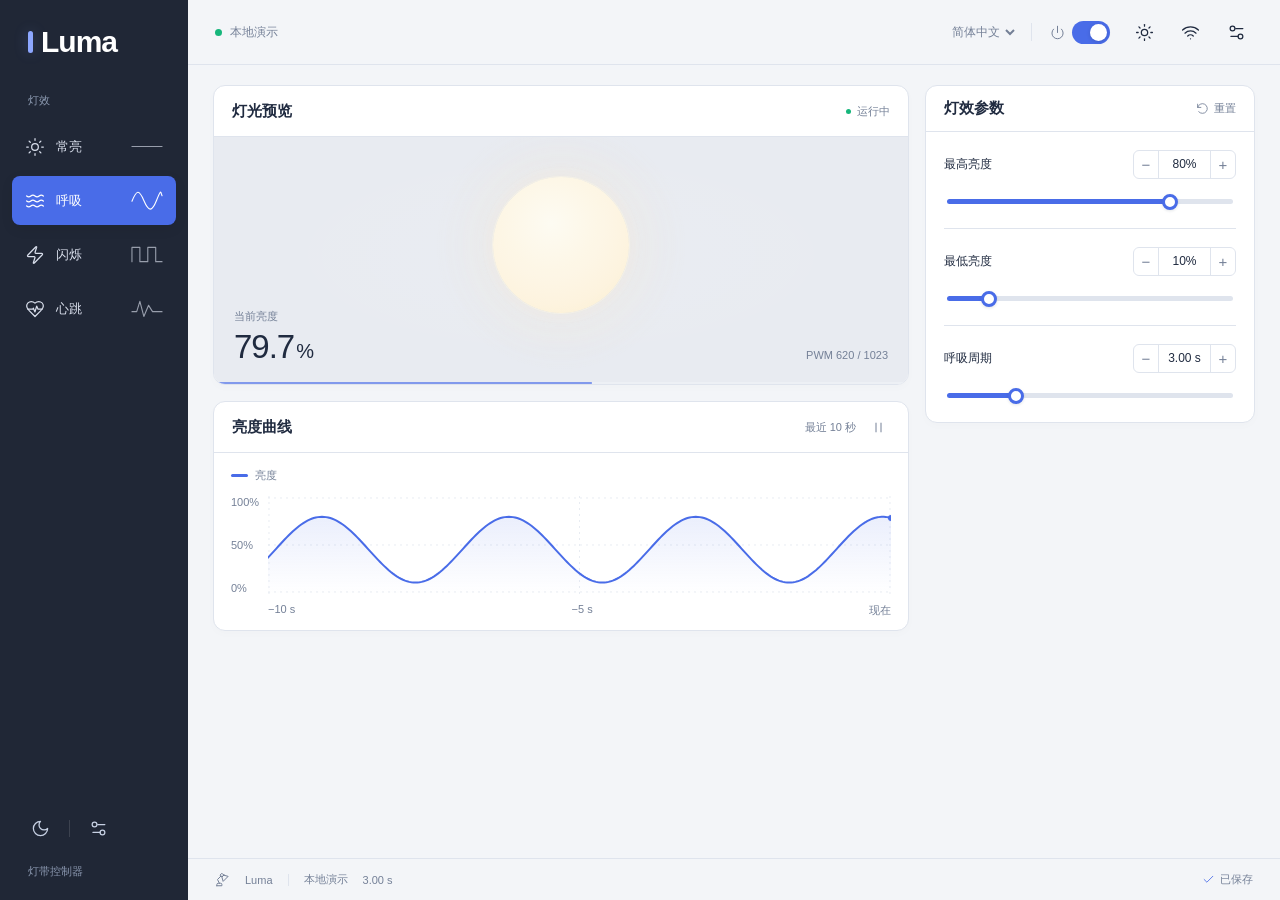
<file: html_20261113_a00bec.html>
<!doctype html>
<html lang="zh-CN" data-theme="light">
<head>
<meta charset="utf-8">
<meta name="viewport" content="width=device-width,initial-scale=1">
<meta name="color-scheme" content="light dark">
<meta name="description" content="Luma 灯光控制 · 独立交互演示">
<title>Luma · 灯光控制</title>
<link rel="icon" href="data:image/svg+xml,%3Csvg xmlns='http://www.w3.org/2000/svg' viewBox='0 0 40 40'%3E%3Crect width='40' height='40' rx='12' fill='%23496ce8'/%3E%3Cpath d='M13 10v19h16' fill='none' stroke='white' stroke-width='4' stroke-linecap='round'/%3E%3C/svg%3E">
<style>
/* Self-contained visual demo. No firmware, device API, remote font, or library. */
:root{font-family:"Segoe UI Variable Text","Segoe UI","PingFang SC","Microsoft YaHei",sans-serif;font-size:14px;color-scheme:light;--bg:#f3f5f8;--surface:#fff;--inset:#edf0f5;--stage:#e8ebf1;--text:#202b40;--muted:#748097;--line:#dfe4ed;--accent:#496ce8;--accent-hover:#3658d4;--accent-wash:#496ce80d;--rail:#202736;--rail-text:#d8deeb;--green:#16b67b;--shadow:0 3px 10px #26385804;--curve-fill:#496ce824;--motion:1;--ease:cubic-bezier(.2,.8,.2,1)}
html[data-theme=dark]{color-scheme:dark;--bg:#151b26;--surface:#202837;--inset:#293244;--stage:#1a2332;--text:#edf1fa;--muted:#9ba8bd;--line:#344055;--accent:#8da7ff;--accent-hover:#a7baff;--accent-wash:#8da7ff12;--rail:#101620;--rail-text:#d3ddec;--green:#54d9a5;--shadow:0 3px 10px #00000009;--curve-fill:#8da7ff29}
*{box-sizing:border-box}body{margin:0;min-width:0;background:var(--bg);color:var(--text);font-size:14px;-webkit-tap-highlight-color:transparent}button,input,select{font:inherit}button{color:inherit;border:0;background:none;cursor:pointer;touch-action:manipulation}button:disabled{opacity:.4;cursor:default}button,input,select{outline-offset:4px}button:focus-visible,input:focus-visible,select:focus-visible,canvas:focus-visible{outline:2px solid var(--accent)}button,select,input{min-width:0}h1,h2,h3,p{margin:0}h1{font-size:26px;line-height:1.3;font-weight:650;letter-spacing:-.6px}h2{font-size:15px;font-weight:600}h3{font-size:13px;font-weight:550}svg.icon{display:block;width:20px;height:20px;fill:none;stroke:currentColor;stroke-width:1.6;stroke-linecap:round;stroke-linejoin:round;flex-shrink:0}[hidden]{display:none!important}button,.card,input,select,body{transition:background .23s,color .23s,border-color .23s,box-shadow .23s}button:active:not(:disabled){transform:scale(.97)}
.app{display:grid;grid-template-columns:188px minmax(0,1fr);min-height:100dvh;max-width:1720px;margin:auto}.rail{background:var(--rail);color:var(--rail-text);padding:27px 12px 21px;display:flex;flex-direction:column;min-height:100dvh}.brand{font-size:30px;font-weight:650;letter-spacing:-1px;color:white;line-height:1;margin:0 16px 36px;display:flex;align-items:center;gap:8px}.brand i{display:block;width:5px;height:22px;border-radius:3px;background:#8da7ff;box-shadow:0 0 14px #8da7ff40}.rail-label{font-size:11px;color:#8d9bb2;margin:0 16px 14px}.mode-list{position:relative;display:grid;gap:5px;isolation:isolate}.mode-marker{position:absolute;z-index:-1;background:#496ce8;left:0;top:0;width:100%;height:49px;border-radius:8px;box-shadow:0 4px 13px #00000012;transition:transform .4s var(--ease),width .3s var(--ease),height .3s var(--ease),opacity .2s;pointer-events:none}.mode{display:flex;align-items:center;gap:11px;position:relative;min-height:49px;padding:10px 13px;border-radius:8px;text-align:left;color:var(--rail-text);background:transparent}.mode:hover:not([aria-pressed=true]){background:#ffffff08}.mode[aria-pressed=true]{color:#fff}.mode .mode-label{flex:1;font-size:13px;white-space:nowrap}.mode .icon{width:20px;height:20px;stroke-width:1.5}.signature{width:32px;height:19px;fill:none;stroke:currentColor;stroke-width:1.4;stroke-linecap:round;stroke-linejoin:round;opacity:.65}.mode[aria-pressed=true] .signature{opacity:1}.rail-bottom{margin-top:auto;padding-top:38px}.rail-actions{display:flex;align-items:center;gap:12px;padding:0 12px 19px}.rail-actions .icon-button{color:#c6d0e3}.rail-divider{width:1px;height:17px;background:#ffffff20}.rail-caption{font-size:11px;color:#8996ae;padding-left:16px}.main{min-width:0;display:flex;flex-direction:column}.topbar{height:65px;flex-shrink:0;display:flex;align-items:center;justify-content:space-between;gap:16px;padding:0 27px;border-bottom:1px solid var(--line)}.mobile-brand{display:none}.connection-badge{display:flex;align-items:center;gap:8px;font-size:12px;color:var(--muted)}.dot{width:7px;height:7px;border-radius:50%;background:var(--green);position:relative;flex-shrink:0}.dot::after{content:"";position:absolute;inset:-4px;border:1px solid currentColor;border-radius:50%;color:var(--green);opacity:0;animation:status-pulse 4s ease-out 1.3s infinite}.top-actions{display:flex;align-items:center;gap:13px}.top-divider{width:1px;height:18px;background:var(--line)}.icon-button{width:33px;height:33px;display:grid;place-items:center;border-radius:8px;position:relative}.icon-button:hover{background:var(--accent-wash);color:var(--accent)}.icon-button[aria-expanded=true]{background:var(--accent-wash);color:var(--accent)}.icon-button .icon{width:19px;height:19px}.language-select{border:0;color:var(--muted);background:transparent;font-size:12px;padding:5px 2px;cursor:pointer}.popover-wrap{position:relative}.theme-menu{position:absolute;z-index:20;top:43px;right:0;width:155px;background:var(--surface);padding:5px;border:1px solid var(--line);border-radius:11px;box-shadow:0 12px 40px #16244b20;transform-origin:top right;animation:menu-in .2s var(--ease)}.theme-menu button{display:flex;align-items:center;gap:10px;width:100%;padding:10px;border-radius:7px;font-size:12px;text-align:left}.theme-menu button:hover{background:var(--inset)}.theme-menu button[aria-checked=true]{color:var(--accent);background:var(--accent-wash)}.theme-menu .icon{width:16px;height:16px}.menu-check{margin-left:auto;font-size:13px;opacity:0}.theme-menu [aria-checked=true] .menu-check{opacity:1}
.content{padding:20px 25px 22px;flex:1;min-width:0}.page-heading{display:flex;align-items:center;justify-content:space-between;gap:16px;margin:0 1px 20px;min-height:37px}.heading-left{display:flex;align-items:center;gap:18px}.save-badge{font-size:11px;color:var(--muted);display:flex;align-items:center;gap:6px;min-width:60px}.save-badge .icon{width:14px;height:14px;color:var(--accent)}.save-badge[data-state=saving] .icon{animation:spin 1s linear infinite}.power{display:flex;align-items:center;gap:10px;font-size:12px;padding:7px 0 7px 10px;border-radius:18px}.power .icon{width:15px;height:15px;color:var(--muted)}.toggle-track{display:block;width:38px;height:23px;border-radius:20px;background:var(--line);position:relative;transition:background .25s}.toggle-track::after{content:"";position:absolute;left:3px;top:3px;width:17px;height:17px;border-radius:50%;background:#fff;box-shadow:0 1px 4px #0002;transition:transform .3s var(--ease)}.power[aria-pressed=true] .toggle-track{background:var(--accent)}.power[aria-pressed=true] .toggle-track::after{transform:translateX(15px)}.workspace{display:grid;grid-template-columns:minmax(0,1fr) 330px;gap:16px;align-items:start}.card{min-width:0;border:1px solid var(--line);background:var(--surface);border-radius:12px;box-shadow:var(--shadow);overflow:hidden}.card-heading{min-height:51px;padding:0 18px;display:flex;justify-content:space-between;align-items:center;gap:12px;border-bottom:1px solid var(--line)}.small-status{display:flex;align-items:center;gap:6px;font-size:11px;color:var(--muted)}.small-status .dot{width:5px;height:5px}.small-status .dot::after{display:none}.preview-card{display:flex;flex-direction:column}.preview-card{grid-column:1;grid-row:1;height:300px}.history-card{grid-column:1;grid-row:2;height:230px}.light-stage{flex:1;min-height:0;height:245px;position:relative;isolation:isolate;overflow:hidden;background:radial-gradient(ellipse at 50% 48%,#ffffff15,transparent 70%),var(--stage)}.light-assembly{position:absolute;left:50%;top:44%;width:136px;height:136px;transform:translate(-50%,-50%)}.aperture-base{position:absolute;inset:0;border-radius:50%;background:radial-gradient(circle at 44% 34%,#dde1e8,#d5dbe4 80%);box-shadow:inset 0 0 20px #cbd1dc33;transition:background .3s}.ambient{position:absolute;inset:-62px;border-radius:50%;background:radial-gradient(circle,rgba(255,218,157,.39),rgba(255,225,180,.1) 43%,transparent 69%);opacity:0;will-change:opacity}.aperture-light{position:absolute;inset:0;border-radius:50%;background:radial-gradient(circle at 43% 34%,#fffdf3,#fff5de 70%,#fff0cd);opacity:0;will-change:opacity}.aperture-edge{position:absolute;inset:-1px;border:1px solid #fff8e58c;border-radius:50%;box-shadow:0 0 20px #fff1c72e;opacity:0;will-change:opacity}html[data-theme=dark] .aperture-base{background:radial-gradient(circle at 44% 34%,#333c4c,#273143 80%);box-shadow:none}html[data-theme=dark] .ambient{background:radial-gradient(circle,rgba(255,218,157,.29),rgba(255,225,180,.07) 43%,transparent 69%)}.preview-values{position:absolute;left:20px;right:20px;bottom:19px;display:flex;align-items:flex-end;justify-content:space-between;gap:8px}.value-label{font-size:11px;color:var(--muted);display:block;margin-bottom:6px}.current-value{font-size:33px;font-weight:450;letter-spacing:-1px;font-variant-numeric:tabular-nums;line-height:1}.current-value small{font-size:20px;letter-spacing:0;margin-left:2px}.raw-value{font-size:11px;color:var(--muted);font-variant-numeric:tabular-nums;padding-bottom:2px;white-space:nowrap}.preview-progress{height:2px;background:var(--inset);overflow:hidden}.preview-progress i{display:block;height:100%;width:100%;background:var(--accent);transform:scaleX(0);transform-origin:left;will-change:transform;opacity:.65}.preview-state.paused .dot{background:var(--muted)}
.history-card{display:flex;flex-direction:column}.chart-actions{display:flex;align-items:center;gap:9px;color:var(--muted);font-size:11px}.chart-actions .icon-button{width:25px;height:25px}.chart-actions .icon{width:15px;height:15px}.chart-body{padding:15px 17px 12px;flex:1;display:flex;flex-direction:column;min-height:0}.legend{font-size:11px;color:var(--muted);display:flex;align-items:center;gap:7px;margin-bottom:13px}.legend i{width:17px;height:3px;background:var(--accent);border-radius:3px}.graph{position:relative;flex:1;height:168px;min-height:90px;padding-left:37px}.graph-scale{position:absolute;inset:0 auto 0 0;display:flex;flex-direction:column;justify-content:space-between;font-size:11px;color:var(--muted)}.graph canvas{position:absolute;left:37px;top:0;display:block;width:calc(100% - 37px);height:100%}.graph-times{display:flex;justify-content:space-between;margin:9px 0 0 37px;font-size:11px;color:var(--muted);font-variant-numeric:tabular-nums}.graph-cursor-label{font-size:11px;padding:4px 7px;border-radius:5px;background:var(--surface);border:1px solid var(--line);position:absolute;pointer-events:none;top:0;color:var(--accent);opacity:0;transition:opacity .15s;white-space:nowrap}.graph:hover .graph-cursor-label.visible{opacity:1}
.parameters-card{grid-column:2;grid-row:1/3}.parameter-heading{min-height:46px}.parameter-heading .reset{font-size:11px;color:var(--muted);display:flex;align-items:center;gap:5px;padding:6px 0 6px 8px}.parameter-heading .reset .icon{width:13px;height:13px}.reset:hover{color:var(--accent)}.parameter-grid{display:grid;grid-template-columns:minmax(0,1fr);padding:0 18px;min-height:111px;align-items:center}.parameter{min-width:0;padding:18px 0 16px;border-top:1px solid var(--line)}.parameter:first-child{border-top:0}.parameter-top{display:flex;align-items:center;justify-content:space-between;gap:10px;margin-bottom:20px}.parameter-top label{font-size:12px;white-space:nowrap}.stepper{display:flex;align-items:center;border:1px solid var(--line);border-radius:6px;overflow:hidden;flex-shrink:0;background:var(--surface)}.stepper button{width:24px;height:27px;color:var(--muted);font-size:15px;display:grid;place-items:center}.stepper button:hover{background:var(--inset);color:var(--accent)}.stepper output{font-size:12px;font-variant-numeric:tabular-nums;min-width:53px;text-align:center;border-left:1px solid var(--line);border-right:1px solid var(--line);line-height:27px;padding:0 4px}.range-wrap{position:relative;padding:0 3px}input[type=range]{appearance:none;display:block;width:100%;height:5px;margin:9px 0 8px;border-radius:6px;background:linear-gradient(90deg,var(--accent) var(--fill),var(--line) var(--fill));cursor:pointer;touch-action:pan-y}input[type=range]::-webkit-slider-thumb{appearance:none;width:16px;height:16px;background:var(--surface);border:3px solid var(--accent);border-radius:50%;box-shadow:0 1px 3px #27324c22;transition:box-shadow .2s,transform .2s}input[type=range]:hover::-webkit-slider-thumb,input[type=range]:active::-webkit-slider-thumb{box-shadow:0 0 0 5px var(--accent-wash);transform:scale(1.07)}input[type=range]::-moz-range-thumb{width:12px;height:12px;background:var(--surface);border:3px solid var(--accent);border-radius:50%}.range-tip{position:absolute;bottom:19px;left:var(--fill);transform:translateX(-50%) translateY(4px);background:var(--text);color:var(--surface);border-radius:5px;padding:4px 6px;opacity:0;pointer-events:none;font-size:11px;transition:opacity .15s,transform .15s;white-space:nowrap}.range-wrap:focus-within .range-tip,.range-wrap:active .range-tip{opacity:1;transform:translateX(-50%) translateY(0)}.parameter-grid.single{grid-template-columns:minmax(0,1fr)}.parameter-grid.two{grid-template-columns:minmax(0,1fr)}.parameter-grid.four{grid-template-columns:minmax(0,1fr)}.parameter-grid.four .parameter{padding:18px 0 16px}.parameter-grid.four .stepper output{min-width:43px}.parameter-grid.four .parameter-top{gap:8px}.parameter-grid.four .stepper button{width:20px}
.footer{border-top:1px solid var(--line);padding:13px 27px;display:flex;align-items:center;justify-content:space-between;color:var(--muted);font-size:11px;gap:10px}.footer-left{display:flex;align-items:center;gap:15px}.footer-left .icon{width:15px;height:15px}.footer-separator{height:12px;width:1px;background:var(--line)}.footer-state{display:flex;align-items:center;gap:5px}.footer-state .icon{width:13px;height:13px;color:var(--accent)}
dialog{margin:auto;border:1px solid var(--line);padding:0;background:var(--surface);color:var(--text);border-radius:15px;width:min(410px,calc(100% - 32px));box-shadow:0 25px 100px #14203e35;overflow:visible}dialog::backdrop{background:#14203e50;backdrop-filter:blur(5px)}dialog[open]{animation:dialog-in .25s var(--ease)}dialog.closing{animation:dialog-out .16s ease-in forwards}dialog .dialog-heading{display:flex;align-items:center;justify-content:space-between;padding:19px 22px 15px;border-bottom:1px solid var(--line)}.dialog-heading h2{font-size:17px}.dialog-body{padding:5px 22px 20px}.setting{display:flex;align-items:center;justify-content:space-between;gap:18px;min-height:57px;border-bottom:1px solid var(--line);font-size:12px}.setting:last-child{border-bottom:0}.setting select{border:1px solid var(--line);border-radius:6px;background:var(--inset);color:var(--text);padding:7px 9px;font-size:12px}.check-switch{appearance:none;width:35px;height:21px;background:var(--line);border-radius:12px;position:relative;cursor:pointer;flex-shrink:0;transition:background .2s}.check-switch::after{content:"";position:absolute;top:3px;left:3px;width:15px;height:15px;border-radius:50%;background:white;box-shadow:0 1px 3px #0001;transition:transform .25s var(--ease)}.check-switch:checked{background:var(--accent)}.check-switch:checked::after{transform:translateX(14px)}.dialog-actions{padding-top:17px;display:flex;justify-content:flex-end;gap:10px}.secondary-button{border:1px solid var(--line);border-radius:7px;padding:9px 12px;font-size:12px;color:var(--muted)}.secondary-button:hover{background:var(--inset)}.primary-button{background:var(--accent);color:#fff;min-height:35px;display:flex;justify-content:center;align-items:center;gap:7px;border-radius:7px;padding:8px 13px;font-size:12px;white-space:nowrap}.primary-button:hover{background:var(--accent-hover)}html[data-theme=dark] .primary-button{color:#182445}.device-row{display:flex;justify-content:space-between;gap:16px;font-size:12px;padding:17px 0;border-bottom:1px solid var(--line)}.device-row:last-child{border:0}.device-row span:first-child{color:var(--muted)}.toast{position:fixed;left:50%;bottom:25px;transform:translateX(-50%);border:1px solid var(--line);box-shadow:0 8px 30px #182a4820;border-radius:10px;background:var(--surface);color:var(--text);padding:11px 16px;font-size:12px;z-index:100;display:flex;align-items:center;gap:9px;animation:toast-in .25s var(--ease);max-width:calc(100% - 32px);white-space:nowrap}.toast .icon{width:16px;height:16px;color:var(--accent)}.toast.leaving{animation:toast-out .2s ease-in forwards}
@keyframes status-pulse{0%,80%{opacity:0;transform:scale(.5)}82%{opacity:.3}100%{opacity:0;transform:scale(1.5)}}@keyframes spin{to{transform:rotate(360deg)}}@keyframes menu-in{from{opacity:0;transform:translateY(-5px) scale(.96)}to{opacity:1;transform:none}}@keyframes dialog-in{from{opacity:0;transform:translateY(12px) scale(.97)}to{opacity:1;transform:none}}@keyframes dialog-out{to{opacity:0;transform:translateY(6px) scale(.98)}}@keyframes toast-in{from{opacity:0;translate:0 8px}to{opacity:1;translate:0 0}}@keyframes toast-out{to{opacity:0;translate:0 6px}}@keyframes entrance{from{opacity:0;transform:translateY(7px)}to{opacity:1;transform:none}}.content{animation:entrance .45s var(--ease)}
@media(min-width:1450px){.app{grid-template-columns:202px minmax(0,1fr)}.content{padding:28px 32px}.topbar{padding:0 33px}.light-stage{height:300px}.light-assembly{width:153px;height:153px}.graph{height:220px}.card-heading{min-height:55px}.parameter-grid{padding:0 18px}.parameter{padding:20px 0 18px}.page-heading{margin-bottom:24px}.footer{padding:15px 33px}}
@media(max-width:1100px) and (min-width:761px){.app{grid-template-columns:163px minmax(0,1fr)}.rail{padding-left:9px;padding-right:9px}.mode{padding:10px;gap:9px}.mode .signature{width:25px}.mode .mode-label{font-size:12px}.brand{font-size:27px;margin-left:12px}.content{padding:22px 18px}.topbar{padding:0 20px}.workspace{gap:12px;grid-template-columns:minmax(0,1fr) minmax(0,1.1fr)}.parameter{padding:0 14px}.parameter-top{flex-wrap:wrap;gap:12px;margin-bottom:18px}.parameter-grid.four{grid-template-columns:minmax(0,1fr);gap:0}.parameter-grid.four .parameter:nth-child(3){border-left:0}.light-assembly{width:122px;height:122px}.raw-value{font-size:11px}.preview-values{left:16px;right:16px}.graph{padding-left:34px}.chart-actions{gap:5px}.card-heading{padding-left:15px;padding-right:15px}.card-heading h2{font-size:14px}}
@media(max-width:760px){.app{display:flex;flex-direction:column;min-height:100dvh}.rail,.main,.content,.workspace{display:contents}.rail>.brand,.rail-label,.rail-bottom{display:none}.topbar{order:0;height:58px;padding:0 17px;background:var(--rail);color:var(--rail-text);border-bottom:0;gap:8px}.mobile-brand{display:block;margin:0;font-size:25px;font-weight:650;letter-spacing:-.7px;color:white}.connection-badge{font-size:11px;margin-left:auto;color:#b9c6dc}.connection-badge .dot{width:6px;height:6px}.top-actions{gap:5px;margin-left:6px}.top-actions .top-divider,.language-select{display:none}.top-actions .icon-button{width:29px;height:32px;color:#d3ddec}.top-actions .icon-button:hover{background:#ffffff12;color:#fff}.top-actions .icon-button .icon{width:18px;height:18px}.theme-menu{right:-30px;color:var(--text)}.page-heading{order:1;margin:17px 16px 14px;min-height:33px}.heading-left{gap:12px}h1{font-size:24px}.save-badge{font-size:11px;gap:4px;min-width:auto}.save-badge .icon{width:13px;height:13px}.power{font-size:11px;gap:7px;padding:5px 0}.power>.icon{display:none}.toggle-track{width:34px;height:21px}.toggle-track::after{width:15px;height:15px}.power[aria-pressed=true] .toggle-track::after{transform:translateX(13px)}.mode-list{order:2;background:var(--rail);color:var(--rail-text);padding:7px;grid-template-columns:repeat(4,minmax(0,1fr));gap:4px;margin:14px 14px 12px;border-radius:11px}.mode{min-height:57px;padding:8px 2px;flex-direction:column;justify-content:center;gap:6px;text-align:center}.mode .mode-label{flex:0;font-size:11px}.mode .icon{width:19px;height:19px}.mode .signature{display:none}.mode-marker{width:25%;height:57px;border-radius:7px}.preview-card,.history-card{height:auto}.preview-card{order:3;margin:0 14px 12px;border-radius:10px}.card-heading{min-height:42px;padding:0 14px}.card-heading h2{font-size:14px}.small-status{font-size:11px}.light-stage{flex:none;height:183px}.light-assembly{width:87px;height:87px;top:40%}.ambient{inset:-40px}.preview-values{left:15px;right:15px;bottom:15px}.value-label{font-size:11px;margin-bottom:5px}.current-value{font-size:29px}.current-value small{font-size:18px}.raw-value{font-size:11px}.parameters-card{order:5;margin:0 14px 12px;border-radius:10px}.parameter-heading{min-height:42px}.parameter-grid,.parameter-grid.two,.parameter-grid.single,.parameter-grid.four{display:grid;grid-template-columns:minmax(0,1fr);padding:0 14px;gap:0;min-height:0}.parameter,.parameter-grid.four .parameter{padding:14px 0 13px;border-left:0;border-top:1px solid var(--line)}.parameter:first-child{border-top:0}.parameter-top{margin-bottom:10px;gap:8px;flex-wrap:nowrap}.parameter-top label{font-size:12px}.stepper button,.parameter-grid.four .stepper button{width:25px;height:25px}.stepper output,.parameter-grid.four .stepper output{font-size:12px;line-height:25px;min-width:58px}.range-wrap{padding:0 2px}input[type=range]{height:4px;margin:8px 0 4px}input[type=range]::-webkit-slider-thumb{width:15px;height:15px}.history-card{order:4;margin:0 14px 15px;border-radius:10px}.chart-body{padding:12px 14px 12px}.legend{margin-bottom:9px;font-size:11px}.graph{height:121px;min-height:121px;flex:none;padding-left:34px}.graph canvas{left:34px;width:calc(100% - 34px)}.graph-times{margin-left:34px;font-size:11px}.chart-actions{font-size:11px;gap:5px}.footer{order:6;margin-top:auto;padding:13px 17px;font-size:11px;gap:8px}.footer-left{gap:9px}.footer-left .icon{width:13px;height:13px}.footer-extra{display:none}.toast{bottom:17px}.card{box-shadow:none}}
@media(max-width:359px){.topbar{padding:0 13px}.connection-badge{gap:5px}.connection-badge span:last-child{max-width:55px;white-space:nowrap}.top-actions{gap:2px}.save-badge{display:none}.raw-value{font-size:11px}.preview-values{left:12px;right:12px}.current-value{font-size:27px}.footer-left{gap:6px}}
@media(prefers-reduced-motion:reduce){*,*::before,*::after{animation-duration:.01ms!important;animation-iteration-count:1!important;transition-duration:.01ms!important;scroll-behavior:auto!important}}html[data-motion=reduce] *,html[data-motion=reduce] *::before,html[data-motion=reduce] *::after{animation-duration:.01ms!important;animation-iteration-count:1!important;transition-duration:.01ms!important}
.top-actions .power{padding:4px 5px;gap:7px}.top-actions .power .toggle-track{margin:0}@media(max-width:760px){.top-actions .power{padding:3px 2px;gap:4px}.top-actions .power>.icon{display:block;width:13px;height:13px}.top-actions .power .toggle-track{width:31px;height:20px}.top-actions .power .toggle-track:after{width:14px;height:14px}.top-actions .power[aria-pressed=true] .toggle-track:after{transform:translateX(11px)}.connection-badge{gap:5px}.top-actions{gap:3px}}@media(max-width:359px){.connection-badge span{display:none}}
@media(min-width:761px) and (max-width:1100px){.workspace{grid-template-columns:minmax(0,1fr) 285px}.parameter-top{flex-wrap:nowrap}.parameter{padding:18px 0 16px}}
</style>
</head>
<body>
<svg style="display:none" xmlns="http://www.w3.org/2000/svg" aria-hidden="true">
<symbol id="i-sun" viewBox="0 0 24 24"><!-- lucide-static 0.468.0, ISC -->
  <circle cx="12" cy="12" r="4" />
  <path d="M12 2v2" />
  <path d="M12 20v2" />
  <path d="m4.93 4.93 1.41 1.41" />
  <path d="m17.66 17.66 1.41 1.41" />
  <path d="M2 12h2" />
  <path d="M20 12h2" />
  <path d="m6.34 17.66-1.41 1.41" />
  <path d="m19.07 4.93-1.41 1.41" />
</symbol>
<symbol id="i-wave" viewBox="0 0 24 24"><!-- lucide-static 0.468.0, ISC -->
  <path d="M2 6c.6.5 1.2 1 2.5 1C7 7 7 5 9.5 5c2.6 0 2.4 2 5 2 2.5 0 2.5-2 5-2 1.3 0 1.9.5 2.5 1" />
  <path d="M2 12c.6.5 1.2 1 2.5 1 2.5 0 2.5-2 5-2 2.6 0 2.4 2 5 2 2.5 0 2.5-2 5-2 1.3 0 1.9.5 2.5 1" />
  <path d="M2 18c.6.5 1.2 1 2.5 1 2.5 0 2.5-2 5-2 2.6 0 2.4 2 5 2 2.5 0 2.5-2 5-2 1.3 0 1.9.5 2.5 1" />
</symbol>
<symbol id="i-flash" viewBox="0 0 24 24"><!-- lucide-static 0.468.0, ISC -->
  <path d="M4 14a1 1 0 0 1-.78-1.63l9.9-10.2a.5.5 0 0 1 .86.46l-1.92 6.02A1 1 0 0 0 13 10h7a1 1 0 0 1 .78 1.63l-9.9 10.2a.5.5 0 0 1-.86-.46l1.92-6.02A1 1 0 0 0 11 14z" />
</symbol>
<symbol id="i-heart" viewBox="0 0 24 24"><!-- lucide-static 0.468.0, ISC -->
  <path d="M19 14c1.49-1.46 3-3.21 3-5.5A5.5 5.5 0 0 0 16.5 3c-1.76 0-3 .5-4.5 2-1.5-1.5-2.74-2-4.5-2A5.5 5.5 0 0 0 2 8.5c0 2.3 1.5 4.05 3 5.5l7 7Z" />
  <path d="M3.22 12H9.5l.5-1 2 4.5 2-7 1.5 3.5h5.27" />
</symbol>
<symbol id="i-settings" viewBox="0 0 24 24"><!-- lucide-static 0.468.0, ISC -->
  <path d="M20 7h-9" />
  <path d="M14 17H5" />
  <circle cx="17" cy="17" r="3" />
  <circle cx="7" cy="7" r="3" />
</symbol>
<symbol id="i-moon" viewBox="0 0 24 24"><!-- lucide-static 0.468.0, ISC -->
  <path d="M12 3a6 6 0 0 0 9 9 9 9 0 1 1-9-9Z" />
</symbol>
<symbol id="i-monitor" viewBox="0 0 24 24"><!-- lucide-static 0.468.0, ISC -->
  <rect width="20" height="14" x="2" y="3" rx="2" />
  <line x1="8" x2="16" y1="21" y2="21" />
  <line x1="12" x2="12" y1="17" y2="21" />
</symbol>
<symbol id="i-wifi" viewBox="0 0 24 24"><!-- lucide-static 0.468.0, ISC -->
  <path d="M12 20h.01" />
  <path d="M2 8.82a15 15 0 0 1 20 0" />
  <path d="M5 12.859a10 10 0 0 1 14 0" />
  <path d="M8.5 16.429a5 5 0 0 1 7 0" />
</symbol>
<symbol id="i-check" viewBox="0 0 24 24"><!-- lucide-static 0.468.0, ISC -->
  <path d="M20 6 9 17l-5-5" />
</symbol>
<symbol id="i-check-circle" viewBox="0 0 24 24"><!-- lucide-static 0.468.0, ISC -->
  <path d="M20 6 9 17l-5-5" />
</symbol>
<symbol id="i-power" viewBox="0 0 24 24"><!-- lucide-static 0.468.0, ISC -->
  <path d="M12 2v10" />
  <path d="M18.4 6.6a9 9 0 1 1-12.77.04" />
</symbol>
<symbol id="i-pause" viewBox="0 0 24 24"><path d="M8 5v14M16 5v14"/></symbol>
<symbol id="i-play" viewBox="0 0 24 24"><!-- lucide-static 0.468.0, ISC -->
  <polygon points="6 3 20 12 6 21 6 3" />
</symbol>
<symbol id="i-reset" viewBox="0 0 24 24"><path d="M3 10a9 9 0 1 1 2 8M3 4v6h6"/></symbol>
<symbol id="i-close" viewBox="0 0 24 24"><!-- lucide-static 0.468.0, ISC -->
  <path d="M18 6 6 18" />
  <path d="m6 6 12 12" />
</symbol>
<symbol id="i-lamp" viewBox="0 0 24 24"><!-- lucide-static 0.468.0, ISC -->
  <path d="m14 5-3 3 2 7 8-8-7-2Z" />
  <path d="m14 5-3 3-3-3 3-3 3 3Z" />
  <path d="M9.5 6.5 4 12l3 6" />
  <path d="M3 22v-2c0-1.1.9-2 2-2h4a2 2 0 0 1 2 2v2H3Z" />
</symbol>
</svg>
<div class="app">
<aside class="rail"><div class="brand"><i></i>Luma</div><p class="rail-label" data-i18n="effects">灯效</p><nav class="mode-list" id="modeList" aria-label="灯效"><span class="mode-marker" id="modeMarker"></span></nav><div class="rail-bottom"><div class="rail-actions"><button class="icon-button" id="railTheme" aria-label="切换明暗主题"><svg class="icon"><use href="#i-moon"/></svg></button><span class="rail-divider"></span><button class="icon-button" data-open="settingsDialog" aria-label="设置"><svg class="icon"><use href="#i-settings"/></svg></button></div><p class="rail-caption" data-i18n="controller">灯带控制器</p></div></aside>
<main class="main"><header class="topbar"><div class="mobile-brand">Luma</div><div class="connection-badge"><i class="dot"></i><span data-i18n="localDemo">本地演示</span></div><div class="top-actions"><select class="language-select" id="language" aria-label="语言"><option value="zh">简体中文</option><option value="en">English</option></select><span class="top-divider"></span><button class="power" id="power" aria-pressed="true" aria-label="电源"><svg class="icon"><use href="#i-power"/></svg><i class="toggle-track" aria-hidden="true"></i></button><div class="popover-wrap"><button class="icon-button" id="themeButton" aria-label="主题" aria-expanded="false" aria-controls="themeMenu" title="主题"><svg class="icon"><use href="#i-sun"/></svg></button><div class="theme-menu" id="themeMenu" role="menu" aria-label="主题" hidden><button role="menuitemradio" data-theme-choice="light" aria-checked="true"><svg class="icon"><use href="#i-sun"/></svg><span data-i18n="light">浅色</span><span class="menu-check">✓</span></button><button role="menuitemradio" data-theme-choice="dark" aria-checked="false"><svg class="icon"><use href="#i-moon"/></svg><span data-i18n="dark">深色</span><span class="menu-check">✓</span></button><button role="menuitemradio" data-theme-choice="system" aria-checked="false"><svg class="icon"><use href="#i-monitor"/></svg><span data-i18n="system">跟随系统</span><span class="menu-check">✓</span></button></div></div><button class="icon-button" data-open="deviceDialog" aria-label="设备状态" title="设备状态"><svg class="icon"><use href="#i-wifi"/></svg></button><button class="icon-button" data-open="settingsDialog" aria-label="设置" title="设置"><svg class="icon"><use href="#i-settings"/></svg></button></div></header>
<div class="content"><div class="workspace">
<section class="card preview-card" aria-labelledby="previewHeading"><div class="card-heading"><h2 id="previewHeading" data-i18n="preview">灯光预览</h2><span class="small-status preview-state" id="previewState"><i class="dot"></i><span id="previewStatusText">运行中</span></span></div><div class="light-stage" id="lightStage"><div class="light-assembly" aria-hidden="true"><div class="ambient" id="ambient"></div><div class="aperture-base"></div><div class="aperture-light" id="emitter"></div><div class="aperture-edge" id="emitterEdge"></div></div><div class="preview-values"><div><span class="value-label" data-i18n="current">当前亮度</span><span class="current-value"><span id="levelValue">0.0</span><small>%</small></span></div><span class="raw-value" id="rawValue">PWM 0 / 1023</span></div></div><div class="preview-progress" aria-hidden="true"><i id="phaseProgress"></i></div></section>
<section class="card history-card" aria-labelledby="historyHeading"><div class="card-heading"><h2 id="historyHeading" data-i18n="curve">亮度曲线</h2><div class="chart-actions"><span data-i18n="lastTen">最近 10 秒</span><button class="icon-button" id="pauseButton" aria-label="暂停预览" aria-pressed="false" title="暂停预览"><svg class="icon"><use href="#i-pause"/></svg></button></div></div><div class="chart-body"><div class="legend"><i></i><span data-i18n="brightness">亮度</span></div><div class="graph" id="graphWrap"><div class="graph-scale" aria-hidden="true"><span>100%</span><span>50%</span><span>0%</span></div><canvas id="historyCanvas" role="img" aria-label="实时亮度曲线"></canvas><span class="graph-cursor-label" id="cursorLabel"></span></div><div class="graph-times"><span>−10 s</span><span>−5 s</span><span data-i18n="now">现在</span></div></div></section>
<section class="card parameters-card" id="parametersCard" aria-labelledby="parametersHeading"><div class="card-heading parameter-heading"><h2 id="parametersHeading" data-i18n="parameters">灯效参数</h2><button class="reset" id="resetMode"><svg class="icon"><use href="#i-reset"/></svg><span data-i18n="reset">重置</span></button></div><div class="parameter-grid" id="parameterGrid"></div>
</section></div></div>
<footer class="footer"><div class="footer-left"><svg class="icon"><use href="#i-lamp"/></svg><span>Luma</span><i class="footer-separator"></i><span data-i18n="localDemo">本地演示</span><span class="footer-extra" id="effectFooter">3.00 s</span></div><span class="footer-state"><svg class="icon"><use href="#i-check"/></svg><span id="footerSave">已保存</span></span></footer>
</main></div>
<dialog id="settingsDialog" aria-labelledby="settingsHeading"><div class="dialog-heading"><h2 id="settingsHeading" data-i18n="settings">设置</h2><button class="icon-button" data-close aria-label="关闭"><svg class="icon"><use href="#i-close"/></svg></button></div><div class="dialog-body"><label class="setting"><span data-i18n="ambient">环境辉光</span><input class="check-switch" id="ambientSetting" type="checkbox" role="switch" checked></label><label class="setting"><span data-i18n="gamma">感知亮度映射</span><input class="check-switch" id="gammaSetting" type="checkbox" role="switch" checked></label><label class="setting"><span data-i18n="motion">界面动画</span><select id="motionSetting"><option value="full" data-i18n="full">完整</option><option value="reduce" data-i18n="reduced">减少</option></select></label><label class="setting"><span data-i18n="language">语言</span><select id="settingsLanguage"><option value="zh">简体中文</option><option value="en">English</option></select></label><div class="dialog-actions"><button class="secondary-button" id="resetAll" data-i18n="resetAll">恢复默认</button><button class="primary-button" data-close data-i18n="done">完成</button></div></div></dialog>
<dialog id="deviceDialog" aria-labelledby="deviceHeading"><div class="dialog-heading"><h2 id="deviceHeading" data-i18n="device">设备状态</h2><button class="icon-button" data-close aria-label="关闭"><svg class="icon"><use href="#i-close"/></svg></button></div><div class="dialog-body"><div class="device-row"><span data-i18n="device">设备</span><span data-i18n="notConnected">未连接硬件</span></div><div class="device-row"><span data-i18n="runMode">运行方式</span><span data-i18n="localSimulation">本地模拟</span></div><div class="device-row"><span data-i18n="effects">灯效</span><span id="deviceMode">呼吸</span></div><div class="device-row"><span data-i18n="state">状态</span><span id="deviceState">运行中</span></div></div></dialog>
<div class="toast" id="toast" role="status" hidden><svg class="icon"><use href="#i-check-circle"/></svg><span id="toastText"></span></div>
<script>
(()=>{'use strict';
const $=id=>document.getElementById(id),TAU=Math.PI*2,storageKey='luma-standalone-demo-v2';
const icons=['sun','wave','flash','heart'];
const modeKeys=['steady','breathe','blink','heartbeat'];
const paths=['M1 12H39','M1 13C7-2 10-2 16 12S26 27 32 12 37 1 39 6','M1 21V3H11V21H21V3H31V21H39','M1 16H7L11 3L16 22L22 8L27 16H39'];
const translations={effects:['灯效','Effects'],controller:['灯带控制器','Light controller'],localDemo:['本地演示','Local demo'],steady:['常亮','Steady'],breathe:['呼吸','Breathe'],blink:['闪烁','Blink'],heartbeat:['心跳','Heartbeat'],preview:['灯光预览','Light preview'],running:['运行中','Running'],paused:['已暂停','Paused'],off:['已关闭','Off'],curve:['亮度曲线','Brightness history'],lastTen:['最近 10 秒','Last 10 seconds'],brightness:['亮度','Brightness'],current:['当前亮度','Current brightness'],now:['现在','Now'],parameters:['灯效参数','Parameters'],reset:['重置','Reset'],high:['最高亮度','Maximum'],low:['最低亮度','Minimum'],period:['呼吸周期','Breath period'],cycle:['变化周期','Cycle'],heartbeatPeriod:['心跳周期','Heartbeat period'],onTime:['点亮时长','On time'],settings:['设置','Settings'],ambient:['环境辉光','Ambient glow'],gamma:['感知亮度映射','Perceptual mapping'],motion:['界面动画','UI motion'],full:['完整','Full'],reduced:['减少','Reduced'],resetAll:['恢复默认','Reset all'],done:['完成','Done'],device:['设备状态','Device status'],notConnected:['未连接硬件','No hardware connected'],runMode:['运行方式','Runtime'],localSimulation:['本地模拟','Local simulation'],state:['状态','State'],saved:['已保存','Saved'],saving:['保存中','Saving'],unsaved:['未保存','Not saved'],light:['浅色','Light'],dark:['深色','Dark'],system:['跟随系统','System'],language:['语言','Language'],resetDone:['已恢复默认设置','Defaults restored'],modeReset:['当前灯效已重置','Effect reset'],pause:['暂停预览','Pause preview'],resume:['继续预览','Resume preview'],theme:['主题','Theme'],close:['关闭','Close']};
const defaults=[{high:80,low:0,period:3,duty:50},{high:80,low:10,period:3,duty:50},{high:80,low:0,period:1.5,duty:40},{high:90,low:3,period:1.6,duty:50}];
let language='zh',theme='light',settings={ambient:true,gamma:true,motion:'full'},profiles=structuredClone(defaults),mode=1,on=true,paused=false;
let storageAvailable=true;
try{const saved=JSON.parse(localStorage.getItem(storageKey)||'null');if(saved?.version===2){language=saved.language==='en'?'en':'zh';theme=['light','dark','system'].includes(saved.theme)?saved.theme:'light';if(Array.isArray(saved.profiles)&&saved.profiles.length===4)profiles=saved.profiles.map((p,i)=>{const d=defaults[i],high=clamp(Number(p.high)||d.high,1,100),low=clamp(Number(p.low)||0,0,high-1);return {high,low,period:clamp(Number(p.period)||d.period,.4,12),duty:clamp(Number(p.duty)||50,10,90)}});mode=Number.isInteger(saved.mode)&&saved.mode>=0&&saved.mode<4?saved.mode:1;on=saved.on!==false;if(saved.settings&&typeof saved.settings==='object'){settings.ambient=saved.settings.ambient!==false;settings.gamma=saved.settings.gamma!==false;settings.motion=saved.settings.motion==='reduce'?'reduce':'full'}}}catch{storageAvailable=false}
function clamp(n,a,b){return Math.min(b,Math.max(a,n))}
const t=key=>translations[key]?.[language==='en'?1:0]||key;
const icon=name=>'<svg class="icon" aria-hidden="true"><use href="#i-'+name+'"/></svg>';
const reduced=()=>settings.motion==='reduce'||matchMedia('(prefers-reduced-motion: reduce)').matches;
function animate(el,frames,options={}){if(!reduced()&&el.animate)return el.animate(frames,{duration:260,easing:'cubic-bezier(.2,.8,.2,1)',...options})}
let simTime=0,phase=.1,lastWall=null,powerLevel=on?1:0,displayValue=0,lastNumber=-1,lastDraw=-1,lastSample=-1,saveTimer=null,saveState='saved',toastTimer=null,lastValue=0,transitionFrom=0,modeTransition=0;
const history=[],historyWindow=10;let historySize={w:0,h:0,dpr:1},colors={accent:'#496ce8',line:'#dfe4ed',fill:'#496ce824',surface:'#fff',muted:'#748097'};
let cursorX=null;
const modeButtons=modeKeys.map((key,i)=>{const button=document.createElement('button');button.type='button';button.className='mode';button.dataset.mode=i;button.setAttribute('aria-pressed',String(mode===i));button.innerHTML=icon(icons[i])+'<span class="mode-label">'+t(key)+'</span><svg class="signature" viewBox="0 0 40 24" aria-hidden="true"><path d="'+paths[i]+'"/></svg>';button.addEventListener('click',()=>selectMode(i));$('modeList').append(button);return button});
function updateMarker(){const b=modeButtons[mode],parent=$('modeList'),r=b.getBoundingClientRect(),pr=parent.getBoundingClientRect(),marker=$('modeMarker');marker.style.width=r.width+'px';marker.style.height=r.height+'px';marker.style.transform='translate('+(r.left-pr.left)+'px,'+(r.top-pr.top)+'px)'}
function updateTranslation(){document.documentElement.lang=language==='en'?'en':'zh-CN';document.querySelectorAll('[data-i18n]').forEach(el=>el.textContent=t(el.dataset.i18n));modeButtons.forEach((b,i)=>b.querySelector('.mode-label').textContent=t(modeKeys[i]));document.title=t(modeKeys[mode])+' · Luma';$('language').value=language;$('settingsLanguage').value=language;$('power').setAttribute('aria-label',language==='en'?'Power':'电源');$('footerSave').textContent=t(saveState);$('themeButton').setAttribute('aria-label',t('theme'));$('themeMenu').setAttribute('aria-label',t('theme'));document.querySelectorAll('[data-close]').forEach(b=>{if(b.classList.contains('icon-button'))b.setAttribute('aria-label',t('close'))});document.querySelectorAll('[data-open=settingsDialog]').forEach(b=>b.setAttribute('aria-label',t('settings')));document.querySelectorAll('[data-open=deviceDialog]').forEach(b=>b.setAttribute('aria-label',t('device')));$('historyCanvas').setAttribute('aria-label',t('curve'));renderParameters();updatePlaybackState();requestAnimationFrame(updateMarker)}
function updatePlaybackState(){const key=!on?'off':paused?'paused':'running';$('previewStatusText').textContent=t(key);$('previewState').classList.toggle('paused',paused||!on);$('pauseButton').innerHTML=icon(paused?'play':'pause');$('pauseButton').setAttribute('aria-label',t(paused?'resume':'pause'));$('pauseButton').title=t(paused?'resume':'pause');$('pauseButton').setAttribute('aria-pressed',String(paused));$('deviceMode').textContent=t(modeKeys[mode]);$('deviceState').textContent=t(key)}
function setSaveState(value){saveState=value;$('footerSave').textContent=t(value)}
function scheduleSave(){setSaveState('saving');clearTimeout(saveTimer);saveTimer=setTimeout(()=>{try{localStorage.setItem(storageKey,JSON.stringify({version:2,language,theme,settings,profiles,mode,on}));storageAvailable=true;setSaveState('saved')}catch{storageAvailable=false;setSaveState('unsaved')}},480)}
function toast(key){clearTimeout(toastTimer);$('toastText').textContent=t(key);$('toast').classList.remove('leaving');$('toast').hidden=false;toastTimer=setTimeout(()=>{$('toast').classList.add('leaving');setTimeout(()=>$('toast').hidden=true,reduced()?0:210)},2000)}
function selectMode(next){if(next===mode)return;transitionFrom=lastValue;modeTransition=.22;mode=next;phase=0;modeButtons.forEach((b,i)=>b.setAttribute('aria-pressed',String(i===mode)));document.title=t(modeKeys[mode])+' · Luma';renderParameters();updateMarker();updatePlaybackState();animate($('parametersCard'),[{opacity:.5,transform:'translateY(4px)'},{opacity:1,transform:'translateY(0)'}],{duration:280});scheduleSave()}
function parameterSpecs(){if(mode===0)return [{key:'high',label:'brightness',min:1,max:100,step:1,unit:'%'}];const base=[{key:'high',label:'high',min:1,max:100,step:1,unit:'%'},{key:'low',label:'low',min:0,max:profiles[mode].high-1,step:1,unit:'%'},{key:'period',label:mode===1?'period':mode===3?'heartbeatPeriod':'cycle',min:.4,max:12,step:.05,unit:' s'}];if(mode===2)base.push({key:'duty',label:'onTime',min:10,max:90,step:1,unit:'%'});return base}
function formatParam(spec,value){return (spec.key==='period'?Number(value).toFixed(2):Math.round(value))+spec.unit}
function fillRange(input){const span=Number(input.max)-Number(input.min),pct=span?((Number(input.value)-Number(input.min))/span*100):0;input.style.setProperty('--fill',pct+'%');input.parentElement.style.setProperty('--fill',pct+'%')}
function renderParameters(){const specs=parameterSpecs(),grid=$('parameterGrid');grid.className='parameter-grid'+(specs.length===1?' single':specs.length===2?' two':specs.length===4?' four':'');grid.replaceChildren();specs.forEach(spec=>{const p=document.createElement('div');p.className='parameter';const id='param-'+spec.key;p.innerHTML='<div class="parameter-top"><label for="'+id+'">'+t(spec.label)+'</label><div class="stepper"><button type="button" data-step="-1" aria-label="'+t(spec.label)+' −">−</button><output for="'+id+'"></output><button type="button" data-step="1" aria-label="'+t(spec.label)+' +">+</button></div></div><div class="range-wrap"><input id="'+id+'" type="range" min="'+spec.min+'" max="'+spec.max+'" step="'+spec.step+'" value="'+profiles[mode][spec.key]+'"><span class="range-tip" aria-hidden="true"></span></div>';const input=p.querySelector('input'),out=p.querySelector('output'),tip=p.querySelector('.range-tip');function refresh(){const value=Number(input.value);out.textContent=formatParam(spec,value);tip.textContent=formatParam(spec,value);fillRange(input);input.setAttribute('aria-valuetext',formatParam(spec,value))}input.addEventListener('input',()=>{profiles[mode][spec.key]=Number(input.value);if(spec.key==='high'&&profiles[mode].low>=profiles[mode].high)profiles[mode].low=profiles[mode].high-1;refresh();if(spec.key==='high'){const lo=$('param-low');if(lo){lo.max=String(profiles[mode].high-1);lo.value=profiles[mode].low;lo.closest('.parameter').querySelector('output').textContent=profiles[mode].low+'%';lo.parentElement.querySelector('.range-tip').textContent=profiles[mode].low+'%';lo.setAttribute('aria-valuetext',profiles[mode].low+'%');fillRange(lo)}}updatePeriodText();scheduleSave()});p.querySelectorAll('[data-step]').forEach(b=>b.addEventListener('click',()=>{input.value=String(Number(input.value)+Number(b.dataset.step)*spec.step);input.dispatchEvent(new Event('input',{bubbles:true}));animate(out,[{color:'var(--accent)'},{color:'var(--text)'}],{duration:400})}));grid.append(p);refresh()});updatePeriodText()}
function updatePeriodText(){$('effectFooter').textContent=mode===0?'':profiles[mode].period.toFixed(2)+' s'}
$('power').addEventListener('click',()=>{on=!on;$('power').setAttribute('aria-pressed',String(on));$('power').setAttribute('aria-label',language==='en'?'Power':'电源');updatePlaybackState();scheduleSave()});$('pauseButton').addEventListener('click',()=>{paused=!paused;updatePlaybackState()});
$('resetMode').addEventListener('click',()=>{profiles[mode]=structuredClone(defaults[mode]);renderParameters();scheduleSave();toast('modeReset')});
const systemDark=matchMedia('(prefers-color-scheme: dark)');
function applyTheme(){const actual=theme==='system'?(systemDark.matches?'dark':'light'):theme;document.documentElement.dataset.theme=actual;$('themeButton').querySelector('use').setAttribute('href','#i-'+(actual==='dark'?'moon':'sun'));document.querySelectorAll('[data-theme-choice]').forEach(b=>b.setAttribute('aria-checked',String(b.dataset.themeChoice===theme)));cacheColors();drawHistory()}
function cacheColors(){const css=getComputedStyle(document.documentElement);colors={accent:css.getPropertyValue('--accent').trim(),line:css.getPropertyValue('--line').trim(),fill:css.getPropertyValue('--curve-fill').trim(),surface:css.getPropertyValue('--surface').trim(),muted:css.getPropertyValue('--muted').trim()}}
systemDark.addEventListener('change',()=>{if(theme==='system')applyTheme()});
function closeTheme(focus=false){$('themeMenu').hidden=true;$('themeButton').setAttribute('aria-expanded','false');if(focus)$('themeButton').focus()}
$('themeButton').addEventListener('click',()=>{const open=$('themeMenu').hidden;$('themeMenu').hidden=!open;$('themeButton').setAttribute('aria-expanded',String(open));if(open)$('themeMenu').querySelector('[aria-checked=true]').focus()});document.querySelectorAll('[data-theme-choice]').forEach(b=>b.addEventListener('click',()=>{theme=b.dataset.themeChoice;applyTheme();closeTheme(true);scheduleSave()}));$('themeMenu').addEventListener('keydown',e=>{const buttons=[...$('themeMenu').querySelectorAll('button')],index=buttons.indexOf(document.activeElement);if(e.key==='ArrowDown'||e.key==='ArrowUp'){e.preventDefault();buttons[(index+(e.key==='ArrowDown'?1:-1)+buttons.length)%buttons.length].focus()}if(e.key==='Escape'){e.preventDefault();closeTheme(true)}});document.addEventListener('pointerdown',e=>{if(!e.target.closest('.popover-wrap'))closeTheme()});$('railTheme').addEventListener('click',()=>{theme=document.documentElement.dataset.theme==='dark'?'light':'dark';applyTheme();scheduleSave()});
function setLanguage(next){language=next==='en'?'en':'zh';updateTranslation();scheduleSave();drawHistory()}
$('language').addEventListener('change',e=>setLanguage(e.target.value));$('settingsLanguage').addEventListener('change',e=>setLanguage(e.target.value));
function closeDialog(dialog){if(dialog.classList.contains('closing'))return;if(reduced()){dialog.close();return}dialog.classList.add('closing');setTimeout(()=>{dialog.close();dialog.classList.remove('closing')},170)}
document.querySelectorAll('[data-open]').forEach(b=>b.addEventListener('click',()=>{closeTheme();updatePlaybackState();$(b.dataset.open).showModal()}));document.querySelectorAll('[data-close]').forEach(b=>b.addEventListener('click',()=>closeDialog(b.closest('dialog'))));document.querySelectorAll('dialog').forEach(d=>{d.addEventListener('cancel',e=>{e.preventDefault();closeDialog(d)});let downOutside=false;const outside=e=>{const r=d.getBoundingClientRect();return e.clientX<r.left||e.clientX>r.right||e.clientY<r.top||e.clientY>r.bottom};d.addEventListener('pointerdown',e=>downOutside=e.target===d&&outside(e));d.addEventListener('click',e=>{if(downOutside&&e.target===d&&outside(e))closeDialog(d);downOutside=false})});
function syncSettings(){$('ambientSetting').checked=settings.ambient;$('gammaSetting').checked=settings.gamma;$('motionSetting').value=settings.motion;document.documentElement.dataset.motion=settings.motion}
$('ambientSetting').addEventListener('change',e=>{settings.ambient=e.target.checked;scheduleSave()});$('gammaSetting').addEventListener('change',e=>{settings.gamma=e.target.checked;scheduleSave()});$('motionSetting').addEventListener('change',e=>{settings.motion=e.target.value;document.documentElement.dataset.motion=settings.motion;scheduleSave()});
$('resetAll').addEventListener('click',()=>{profiles=structuredClone(defaults);mode=1;on=true;paused=false;phase=0;settings={ambient:true,gamma:true,motion:'full'};theme='light';modeButtons.forEach((b,i)=>b.setAttribute('aria-pressed',String(i===mode)));$('power').setAttribute('aria-pressed','true');syncSettings();applyTheme();updateTranslation();updateMarker();history.length=0;lastSample=-1;scheduleSave();toast('resetDone')});
function smooth(x){return x*x*(3-2*x)}
function effectValue(time,p){const profile=profiles[mode],hi=profile.high/100,lo=profile.low/100;let value=0;switch(mode){case 0:return hi;case 1:value=(1-Math.cos(p*TAU))/2;break;case 2:value=p<profile.duty/100?1:0;break;case 3:value=clamp(Math.exp(-(((p-.18)/.045)**2))+.65*Math.exp(-(((p-.4)/.065)**2)),0,1);break}return lo+(hi-lo)*value}
const hc=$('historyCanvas'),hctx=hc.getContext('2d');
function resizeCanvas(canvas,size){const rect=canvas.getBoundingClientRect();if(!rect.width||!rect.height)return;size.w=rect.width;size.h=rect.height;size.dpr=Math.min(devicePixelRatio||1,2);canvas.width=Math.round(rect.width*size.dpr);canvas.height=Math.round(rect.height*size.dpr);canvas.getContext('2d').setTransform(size.dpr,0,0,size.dpr,0,0)}
function resizeHistory(){resizeCanvas(hc,historySize);drawHistory()}
new ResizeObserver(resizeHistory).observe(hc);new ResizeObserver(updateMarker).observe($('modeList'));window.addEventListener('resize',()=>requestAnimationFrame(updateMarker));
function graphPath(ctx,values,start,width,height){let begun=false,previous=null;values.forEach(s=>{const x=(s.t-start)/10*width,y=2+(1-s.v)*(height-4);if(s.breakBefore&&begun){ctx.moveTo(x,y);previous=s;return}if(!begun){ctx.moveTo(x,y);begun=true}else{if(s.hard&&previous)ctx.lineTo(x,2+(1-previous.v)*(height-4));ctx.lineTo(x,y)}previous=s})}
function drawHistory(){const {w,h}=historySize;if(!w||!h)return;hctx.clearRect(0,0,w,h);hctx.strokeStyle=colors.line;hctx.lineWidth=.7;hctx.setLineDash([2,4]);for(const y of [2,h/2,h-2]){hctx.beginPath();hctx.moveTo(0,y);hctx.lineTo(w,y);hctx.stroke()}for(const x of [1,w/2,w-1]){hctx.beginPath();hctx.moveTo(x,0);hctx.lineTo(x,h);hctx.stroke()}hctx.setLineDash([]);if(!history.length)return;const start=simTime-historyWindow;hctx.save();hctx.beginPath();hctx.rect(0,0,w,h);hctx.clip();hctx.beginPath();graphPath(hctx,history,start,w,h);hctx.strokeStyle=colors.accent;hctx.lineWidth=2;hctx.stroke();const last=history[history.length-1],first=history[0];hctx.lineTo((last.t-start)/10*w,h);hctx.lineTo((first.t-start)/10*w,h);hctx.closePath();const gradient=hctx.createLinearGradient(0,0,0,h);gradient.addColorStop(0,colors.fill);gradient.addColorStop(1,colors.accent+'00');hctx.fillStyle=gradient;hctx.fill();const lastX=(last.t-start)/10*w,lastY=2+(1-last.v)*(h-4);hctx.beginPath();hctx.arc(lastX,lastY,3,0,TAU);hctx.fillStyle=colors.accent;hctx.fill();if(cursorX!==null){const target=start+cursorX/w*10;let near=history[0];for(const sample of history){if(Math.abs(sample.t-target)<Math.abs(near.t-target))near=sample}const x=(near.t-start)/10*w,y=2+(1-near.v)*(h-4);hctx.strokeStyle=colors.muted;hctx.lineWidth=.8;hctx.setLineDash([3,3]);hctx.beginPath();hctx.moveTo(x,0);hctx.lineTo(x,h);hctx.stroke();hctx.setLineDash([]);hctx.fillStyle=colors.surface;hctx.beginPath();hctx.arc(x,y,4,0,TAU);hctx.fill();hctx.strokeStyle=colors.accent;hctx.lineWidth=2;hctx.stroke();const label=$('cursorLabel');label.textContent=(near.v*100).toFixed(1)+'%';label.style.left=clamp(x+37,37,w-15)+'px';label.classList.add('visible')}hctx.restore()}
hc.addEventListener('pointermove',e=>{const r=hc.getBoundingClientRect();cursorX=clamp(e.clientX-r.left,0,r.width);drawHistory()});hc.addEventListener('pointerleave',()=>{cursorX=null;$('cursorLabel').classList.remove('visible');drawHistory()});
const lightNodes={emitter:$('emitter'),edge:$('emitterEdge'),ambient:$('ambient'),progress:$('phaseProgress'),level:$('levelValue'),raw:$('rawValue')};
let needsHistoryBreak=false;
function frame(ms){requestAnimationFrame(frame);if(document.hidden){lastWall=null;needsHistoryBreak=true;return}const wall=ms/1000,dt=lastWall===null?0:Math.max(0,wall-lastWall);lastWall=wall;if(!paused){simTime+=dt;phase=(phase+dt/profiles[mode].period)%1}const fadeStep=Math.min(dt,.1)/.28;powerLevel+=Math.sign((on?1:0)-powerLevel)*Math.min(Math.abs((on?1:0)-powerLevel),fadeStep);let value=effectValue(simTime,phase);if(modeTransition>0){modeTransition=Math.max(0,modeTransition-dt);const mix=1-modeTransition/.22;value=transitionFrom*(1-smooth(mix))+value*smooth(mix)}value=clamp(value*powerLevel,0,1);lastValue=value;const exposure=(1-Math.exp(-3*value))/(1-Math.exp(-3));lightNodes.emitter.style.opacity=String(exposure);lightNodes.edge.style.opacity=String(exposure*.9);lightNodes.ambient.style.opacity=String(settings.ambient?value:0);lightNodes.progress.style.transform='scaleX('+(mode===0?value:phase)+')';
if(wall-lastNumber>.08){lightNodes.level.textContent=(value*100).toFixed(1);lightNodes.raw.textContent='PWM '+Math.round((settings.gamma?value**2.2:value)*1023)+' / 1023';lastNumber=wall}
if(!paused&&simTime-lastSample>=1/60){history.push({t:simTime,v:value,hard:mode===2,breakBefore:needsHistoryBreak});needsHistoryBreak=false;while(history.length&&history[0].t<simTime-historyWindow-.1)history.shift();lastSample=simTime}
if(wall-lastDraw>=1/60-.001){drawHistory();lastDraw=wall}}
document.addEventListener('visibilitychange',()=>{lastWall=null;needsHistoryBreak=true});
// Seed the chart with the initial effect, so a fresh offline demo is reviewable immediately.
function seedHistory(){const initialPhase=phase,period=profiles[mode].period;for(let i=0;i<=300;i++){const time=-10+i/30,p=((initialPhase+time/period)%1+1)%1;history.push({t:time,v:effectValue(time,p)*(on?1:0),hard:mode===2})}}
syncSettings();applyTheme();updateTranslation();$('power').setAttribute('aria-pressed',String(on));if(!storageAvailable)setSaveState('unsaved');seedHistory();requestAnimationFrame(()=>{updateMarker();resizeHistory();requestAnimationFrame(frame)});
})();
</script>
</body>
</html>
</file>
